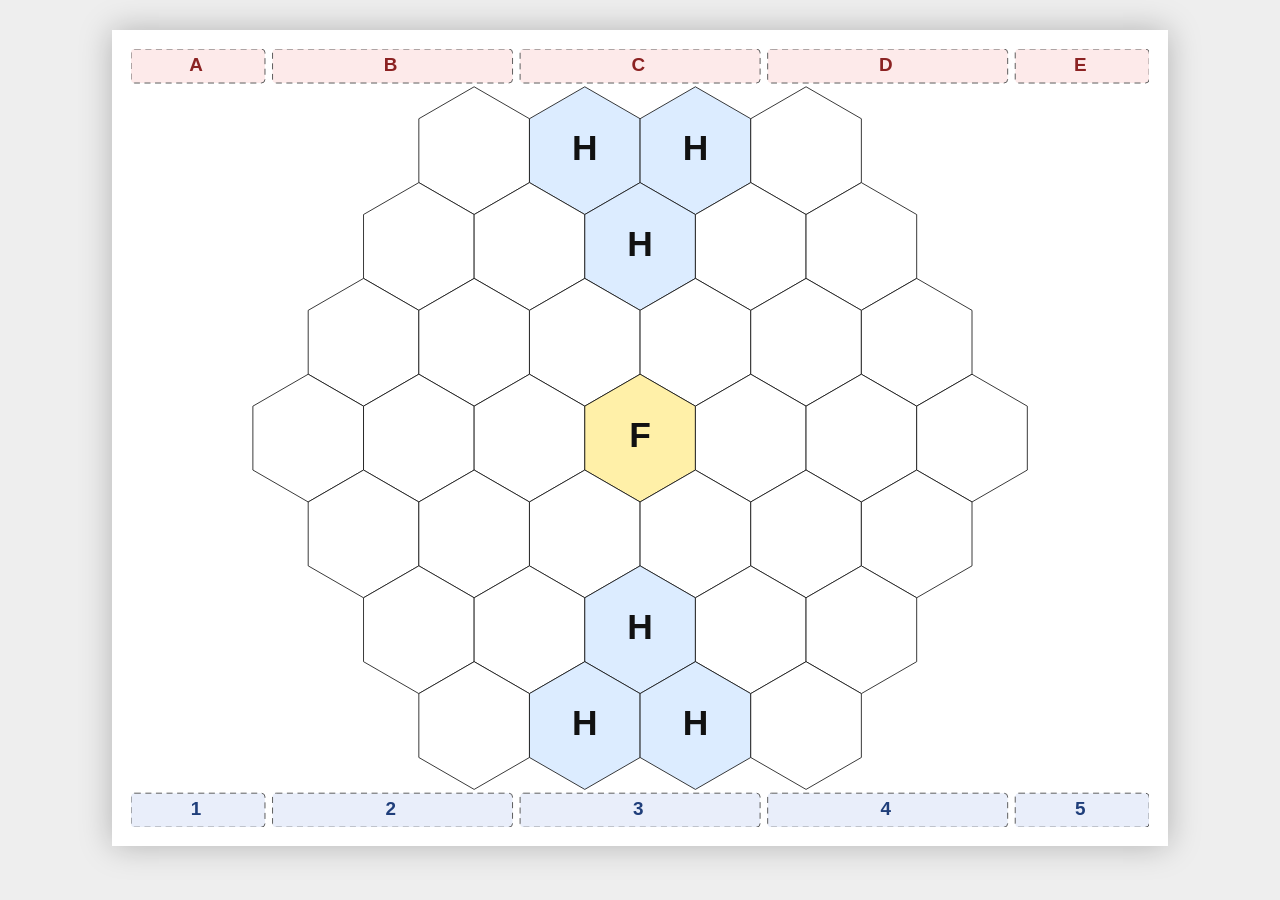
<file: board.html>
<!doctype html>
<html lang="en">
<head>
  <meta charset="utf-8">
  <title>Board</title>
  <style>
    @page {
      size: Letter landscape;
      margin: 0;
    }

    * {
      box-sizing: border-box;
    }

    body {
      margin: 0;
      background: #eee;
      font-family: Arial, Helvetica, sans-serif;
      color: #111;
    }

    .page {
      width: 279.4mm;
      height: 215.9mm;
      margin: 0 auto;
      padding: 5mm;
      background: white;
    }

    svg {
      display: block;
      width: 269.400mm;
      height: 205.900mm;
    }

    .cell polygon {
      stroke: #111;
      stroke-width: 0.22;
    }

    .empty polygon {
      fill: white;
    }

    .home polygon {
      fill: #dcecff;
    }

    .flag polygon {
      fill: #fff0a8;
    }

    text {
      font-family: Arial, Helvetica, sans-serif;
      text-anchor: middle;
      dominant-baseline: middle;
      pointer-events: none;
    }

    .cell-label {
      font-size: 9.367px;
      font-weight: 800;
      fill: #111;
    }

    .slot {
      stroke: #555;
      stroke-width: 0.25;
      stroke-dasharray: 1.6 1.2;
    }

    .slot.letters {
      fill: #fdeaea;
    }

    .slot.numbers {
      fill: #e9eefa;
    }

    .slot-label {
      font-size: 5px;
      font-weight: 800;
      letter-spacing: 1px;
    }

    .slot-label.letters {
      fill: #8b2222;
    }

    .slot-label.numbers {
      fill: #1f3e7a;
    }

    @media screen {
      .page {
        margin: 8mm auto;
        box-shadow: 0 0 8mm rgba(0, 0, 0, 0.25);
      }
    }

    @media print {
      body {
        background: white;
      }
    }
  </style>
</head>
<body>
  <section class="page">
    <svg viewBox="0 0 269.400 205.900" aria-label="Game board">
      <rect class="slot letters" x="0.000" y="0.000" width="35.450" height="9.000" rx="1" />
      <text class="slot-label letters" x="17.725" y="4.500">A</text>
      <rect class="slot letters" x="37.450" y="0.000" width="63.500" height="9.000" rx="1" />
      <text class="slot-label letters" x="69.200" y="4.500">B</text>
      <rect class="slot letters" x="102.950" y="0.000" width="63.500" height="9.000" rx="1" />
      <text class="slot-label letters" x="134.700" y="4.500">C</text>
      <rect class="slot letters" x="168.450" y="0.000" width="63.500" height="9.000" rx="1" />
      <text class="slot-label letters" x="200.200" y="4.500">D</text>
      <rect class="slot letters" x="233.950" y="0.000" width="35.450" height="9.000" rx="1" />
      <text class="slot-label letters" x="251.675" y="4.500">E</text>
      <g class="cell empty"><polygon points="90.793,10.000 105.428,18.450 105.428,35.350 90.793,43.800 76.157,35.350 76.157,18.450" /></g>
      <g class="cell home"><polygon points="120.064,10.000 134.700,18.450 134.700,35.350 120.064,43.800 105.428,35.350 105.428,18.450" /><text class="cell-label" x="120.064" y="26.900">H</text></g>
      <g class="cell home"><polygon points="149.336,10.000 163.972,18.450 163.972,35.350 149.336,43.800 134.700,35.350 134.700,18.450" /><text class="cell-label" x="149.336" y="26.900">H</text></g>
      <g class="cell empty"><polygon points="178.607,10.000 193.243,18.450 193.243,35.350 178.607,43.800 163.972,35.350 163.972,18.450" /></g>
      <g class="cell empty"><polygon points="76.157,35.350 90.793,43.800 90.793,60.700 76.157,69.150 61.521,60.700 61.521,43.800" /></g>
      <g class="cell empty"><polygon points="105.428,35.350 120.064,43.800 120.064,60.700 105.428,69.150 90.793,60.700 90.793,43.800" /></g>
      <g class="cell home"><polygon points="134.700,35.350 149.336,43.800 149.336,60.700 134.700,69.150 120.064,60.700 120.064,43.800" /><text class="cell-label" x="134.700" y="52.250">H</text></g>
      <g class="cell empty"><polygon points="163.972,35.350 178.607,43.800 178.607,60.700 163.972,69.150 149.336,60.700 149.336,43.800" /></g>
      <g class="cell empty"><polygon points="193.243,35.350 207.879,43.800 207.879,60.700 193.243,69.150 178.607,60.700 178.607,43.800" /></g>
      <g class="cell empty"><polygon points="61.521,60.700 76.157,69.150 76.157,86.050 61.521,94.500 46.885,86.050 46.885,69.150" /></g>
      <g class="cell empty"><polygon points="90.793,60.700 105.428,69.150 105.428,86.050 90.793,94.500 76.157,86.050 76.157,69.150" /></g>
      <g class="cell empty"><polygon points="120.064,60.700 134.700,69.150 134.700,86.050 120.064,94.500 105.428,86.050 105.428,69.150" /></g>
      <g class="cell empty"><polygon points="149.336,60.700 163.972,69.150 163.972,86.050 149.336,94.500 134.700,86.050 134.700,69.150" /></g>
      <g class="cell empty"><polygon points="178.607,60.700 193.243,69.150 193.243,86.050 178.607,94.500 163.972,86.050 163.972,69.150" /></g>
      <g class="cell empty"><polygon points="207.879,60.700 222.515,69.150 222.515,86.050 207.879,94.500 193.243,86.050 193.243,69.150" /></g>
      <g class="cell empty"><polygon points="46.885,86.050 61.521,94.500 61.521,111.400 46.885,119.850 32.249,111.400 32.249,94.500" /></g>
      <g class="cell empty"><polygon points="76.157,86.050 90.793,94.500 90.793,111.400 76.157,119.850 61.521,111.400 61.521,94.500" /></g>
      <g class="cell empty"><polygon points="105.428,86.050 120.064,94.500 120.064,111.400 105.428,119.850 90.793,111.400 90.793,94.500" /></g>
      <g class="cell flag"><polygon points="134.700,86.050 149.336,94.500 149.336,111.400 134.700,119.850 120.064,111.400 120.064,94.500" /><text class="cell-label" x="134.700" y="102.950">F</text></g>
      <g class="cell empty"><polygon points="163.972,86.050 178.607,94.500 178.607,111.400 163.972,119.850 149.336,111.400 149.336,94.500" /></g>
      <g class="cell empty"><polygon points="193.243,86.050 207.879,94.500 207.879,111.400 193.243,119.850 178.607,111.400 178.607,94.500" /></g>
      <g class="cell empty"><polygon points="222.515,86.050 237.151,94.500 237.151,111.400 222.515,119.850 207.879,111.400 207.879,94.500" /></g>
      <g class="cell empty"><polygon points="61.521,111.400 76.157,119.850 76.157,136.750 61.521,145.200 46.885,136.750 46.885,119.850" /></g>
      <g class="cell empty"><polygon points="90.793,111.400 105.428,119.850 105.428,136.750 90.793,145.200 76.157,136.750 76.157,119.850" /></g>
      <g class="cell empty"><polygon points="120.064,111.400 134.700,119.850 134.700,136.750 120.064,145.200 105.428,136.750 105.428,119.850" /></g>
      <g class="cell empty"><polygon points="149.336,111.400 163.972,119.850 163.972,136.750 149.336,145.200 134.700,136.750 134.700,119.850" /></g>
      <g class="cell empty"><polygon points="178.607,111.400 193.243,119.850 193.243,136.750 178.607,145.200 163.972,136.750 163.972,119.850" /></g>
      <g class="cell empty"><polygon points="207.879,111.400 222.515,119.850 222.515,136.750 207.879,145.200 193.243,136.750 193.243,119.850" /></g>
      <g class="cell empty"><polygon points="76.157,136.750 90.793,145.200 90.793,162.100 76.157,170.550 61.521,162.100 61.521,145.200" /></g>
      <g class="cell empty"><polygon points="105.428,136.750 120.064,145.200 120.064,162.100 105.428,170.550 90.793,162.100 90.793,145.200" /></g>
      <g class="cell home"><polygon points="134.700,136.750 149.336,145.200 149.336,162.100 134.700,170.550 120.064,162.100 120.064,145.200" /><text class="cell-label" x="134.700" y="153.650">H</text></g>
      <g class="cell empty"><polygon points="163.972,136.750 178.607,145.200 178.607,162.100 163.972,170.550 149.336,162.100 149.336,145.200" /></g>
      <g class="cell empty"><polygon points="193.243,136.750 207.879,145.200 207.879,162.100 193.243,170.550 178.607,162.100 178.607,145.200" /></g>
      <g class="cell empty"><polygon points="90.793,162.100 105.428,170.550 105.428,187.450 90.793,195.900 76.157,187.450 76.157,170.550" /></g>
      <g class="cell home"><polygon points="120.064,162.100 134.700,170.550 134.700,187.450 120.064,195.900 105.428,187.450 105.428,170.550" /><text class="cell-label" x="120.064" y="179.000">H</text></g>
      <g class="cell home"><polygon points="149.336,162.100 163.972,170.550 163.972,187.450 149.336,195.900 134.700,187.450 134.700,170.550" /><text class="cell-label" x="149.336" y="179.000">H</text></g>
      <g class="cell empty"><polygon points="178.607,162.100 193.243,170.550 193.243,187.450 178.607,195.900 163.972,187.450 163.972,170.550" /></g>
      <rect class="slot numbers" x="0.000" y="196.900" width="35.450" height="9.000" rx="1" />
      <text class="slot-label numbers" x="17.725" y="201.400">1</text>
      <rect class="slot numbers" x="37.450" y="196.900" width="63.500" height="9.000" rx="1" />
      <text class="slot-label numbers" x="69.200" y="201.400">2</text>
      <rect class="slot numbers" x="102.950" y="196.900" width="63.500" height="9.000" rx="1" />
      <text class="slot-label numbers" x="134.700" y="201.400">3</text>
      <rect class="slot numbers" x="168.450" y="196.900" width="63.500" height="9.000" rx="1" />
      <text class="slot-label numbers" x="200.200" y="201.400">4</text>
      <rect class="slot numbers" x="233.950" y="196.900" width="35.450" height="9.000" rx="1" />
      <text class="slot-label numbers" x="251.675" y="201.400">5</text>
    </svg>
  </section>
</body>
</html>
</file>
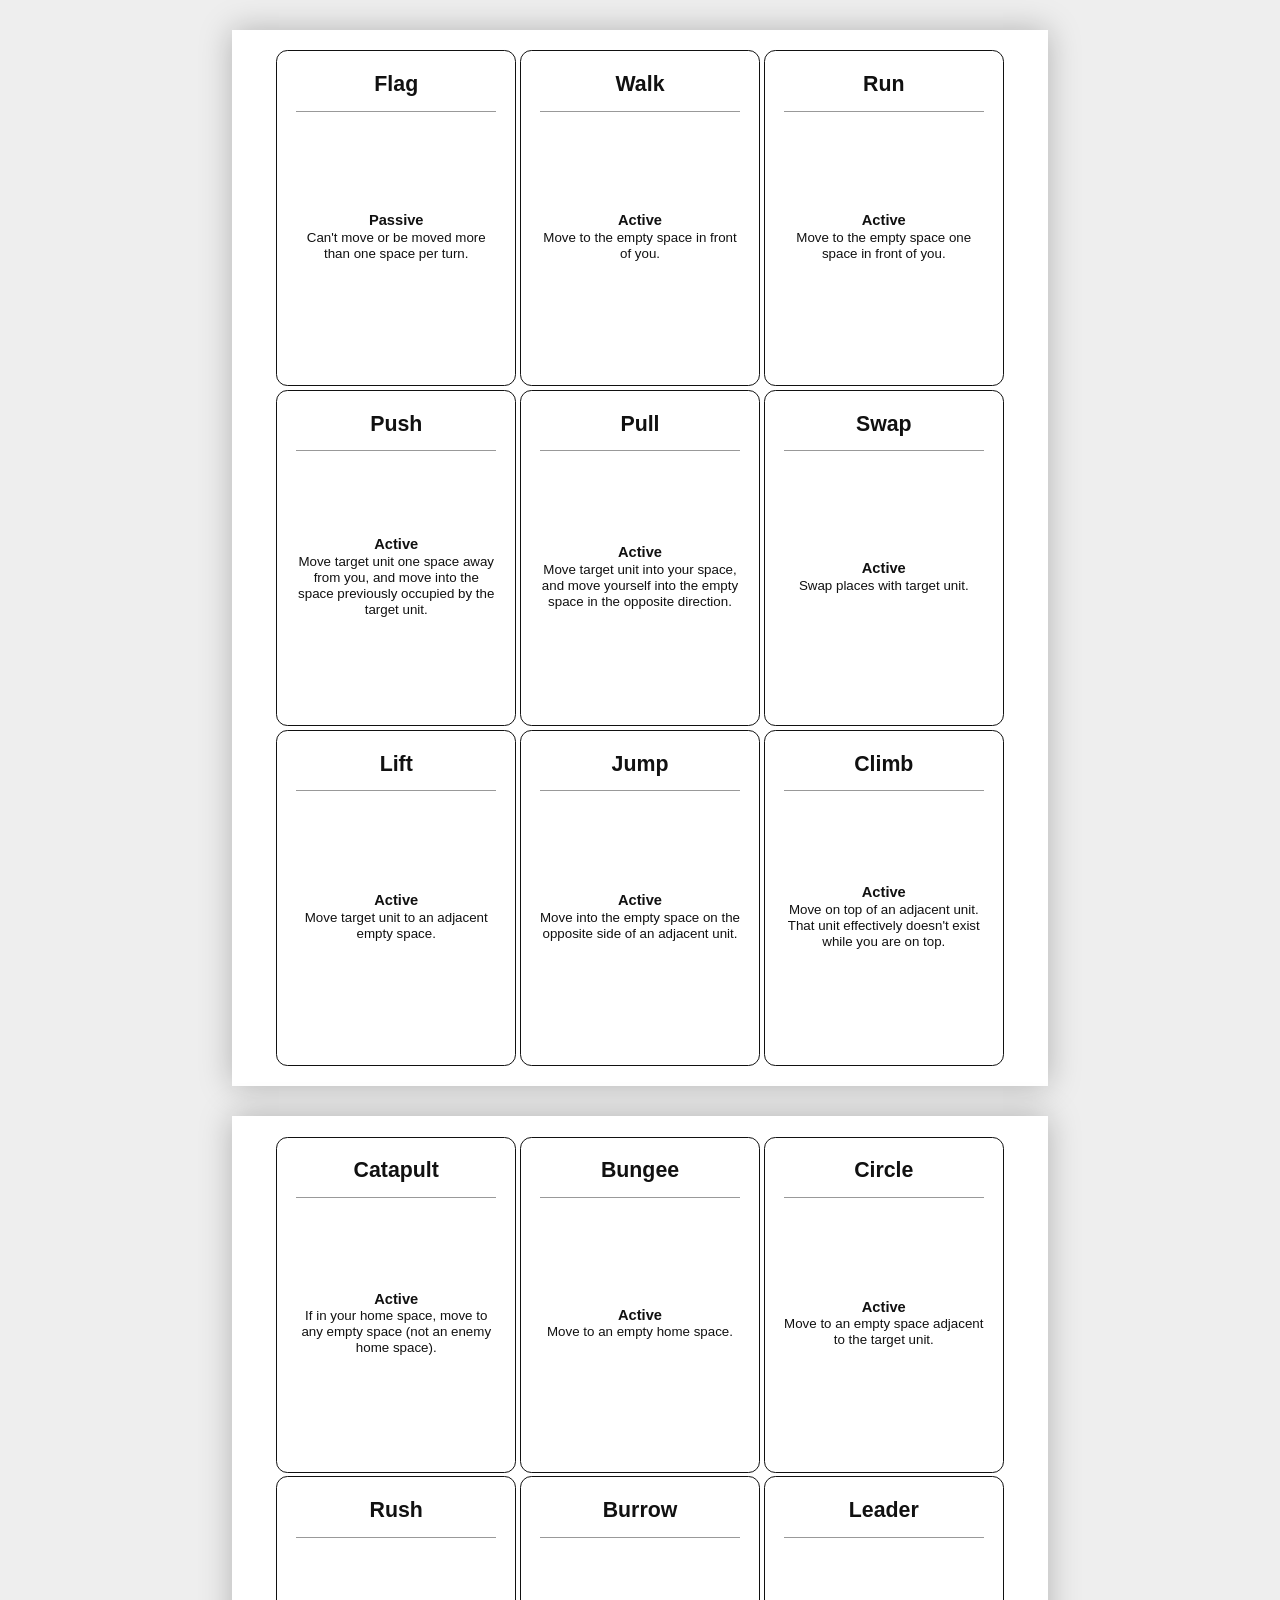
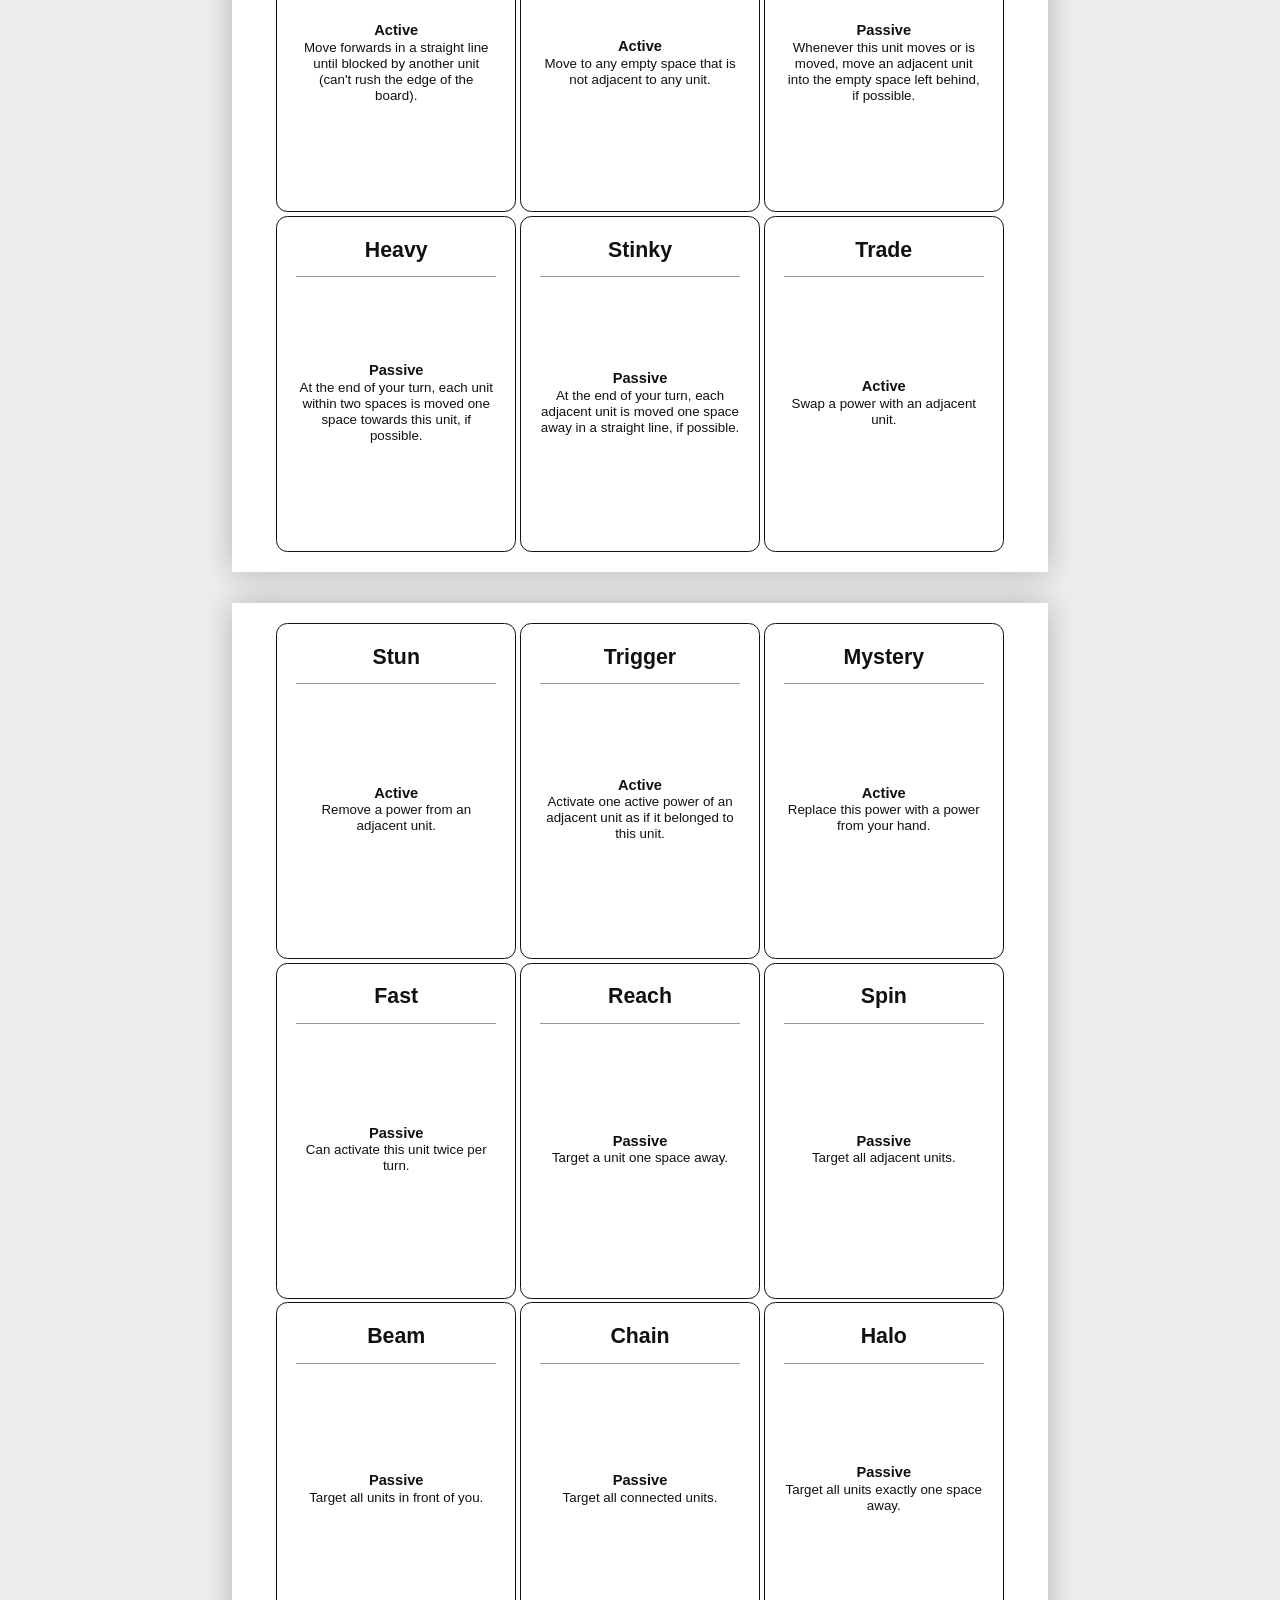
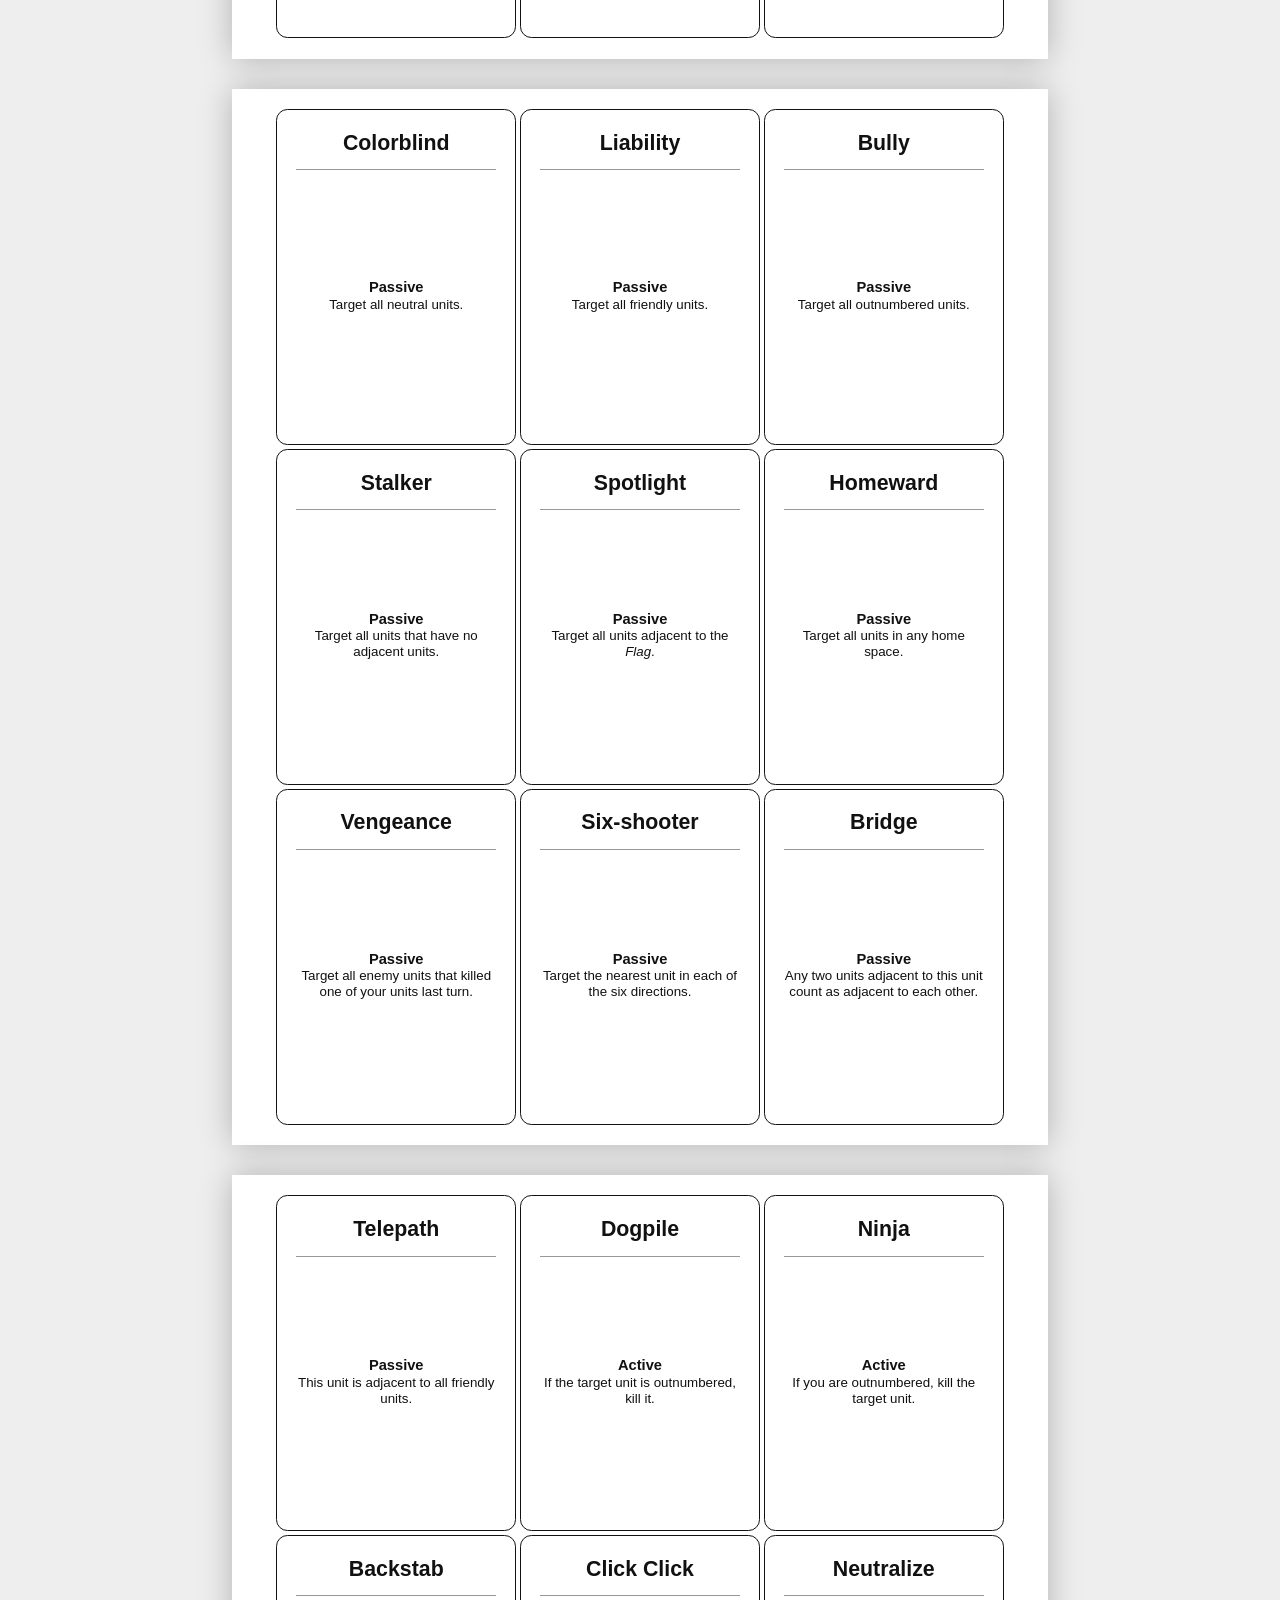
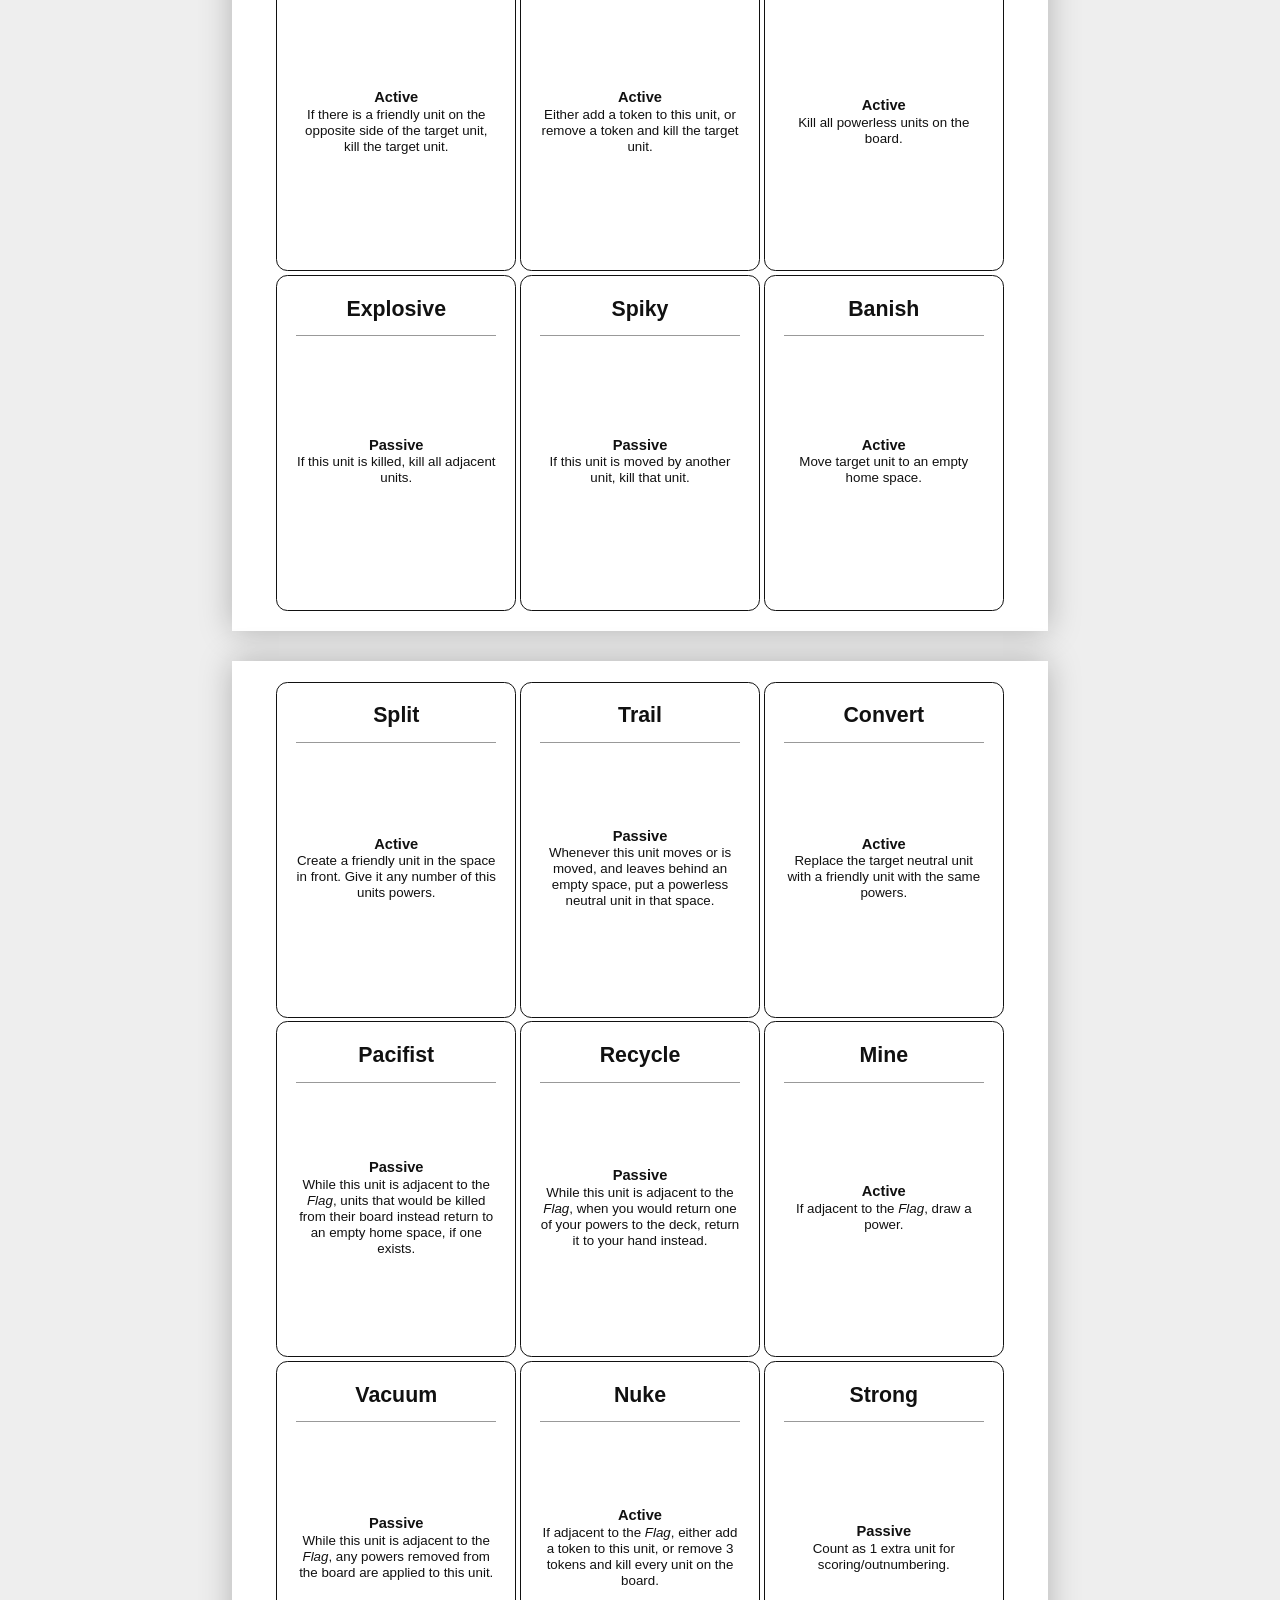
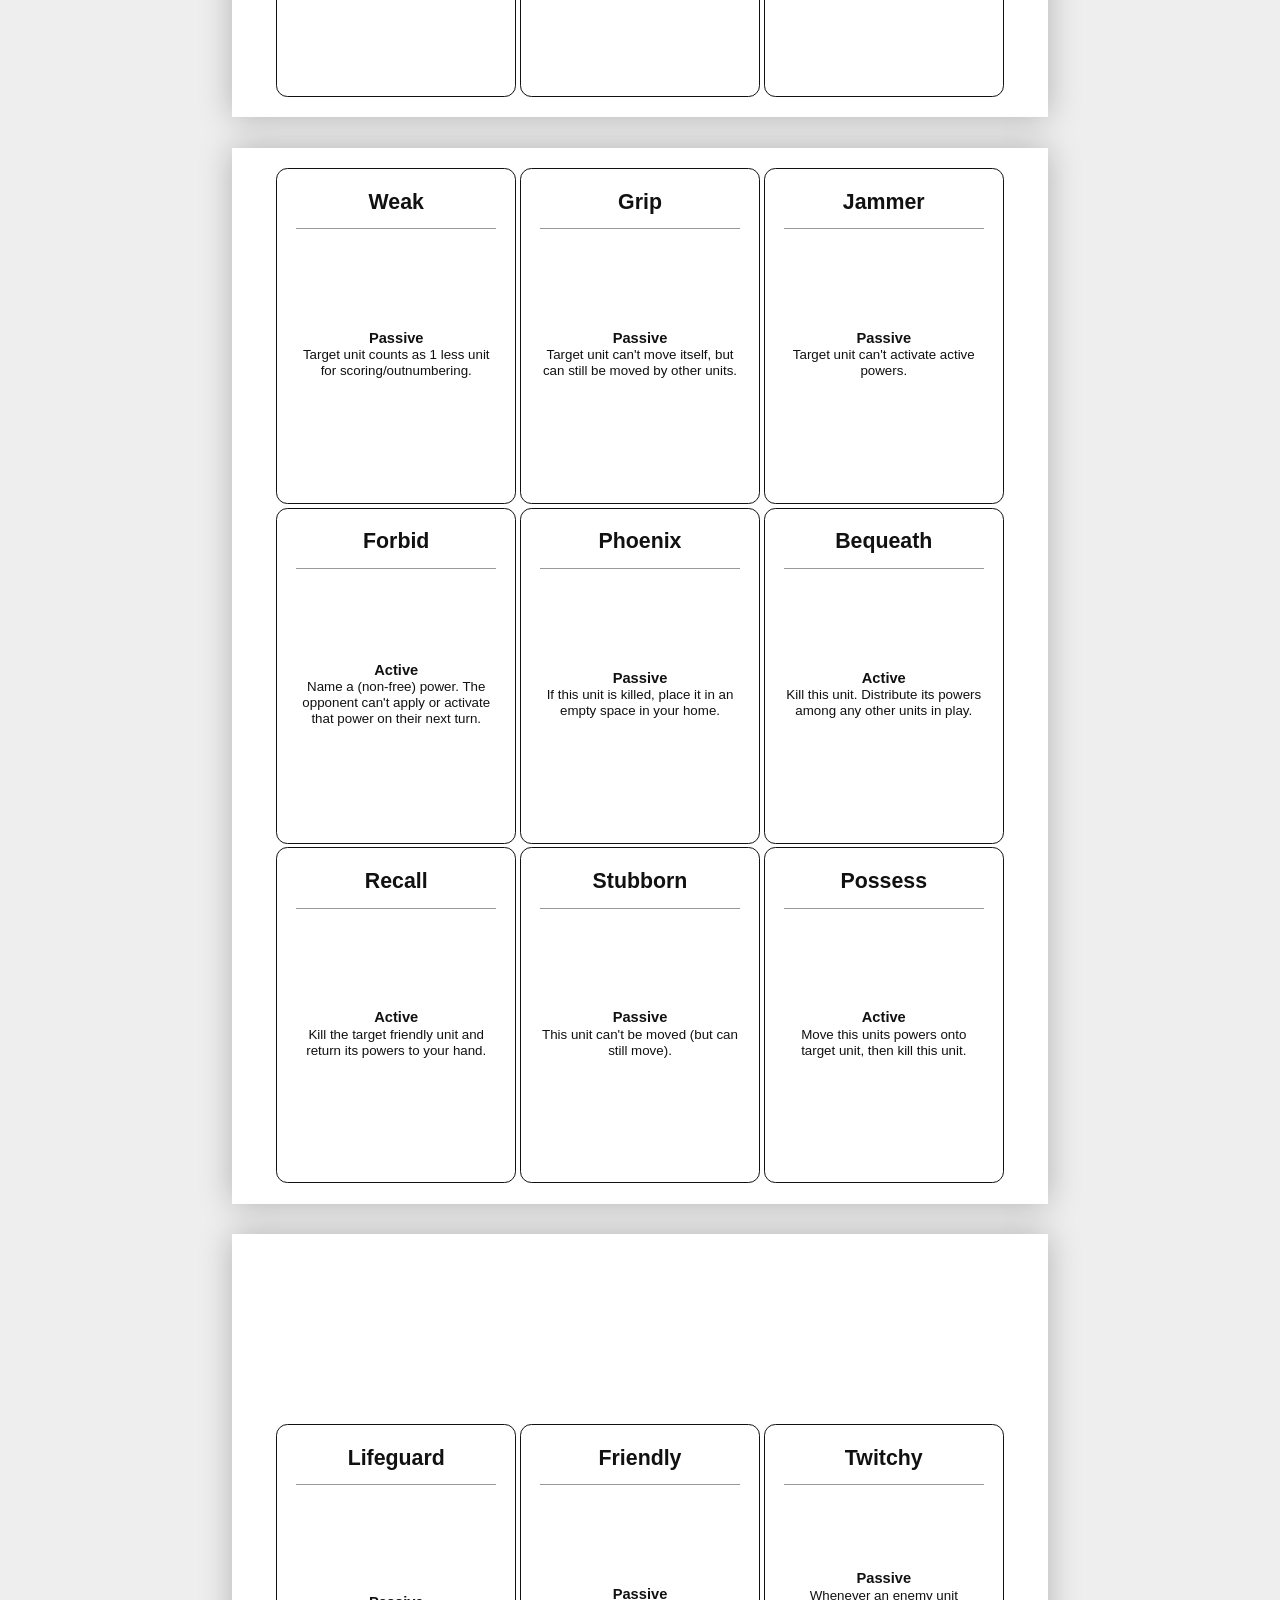
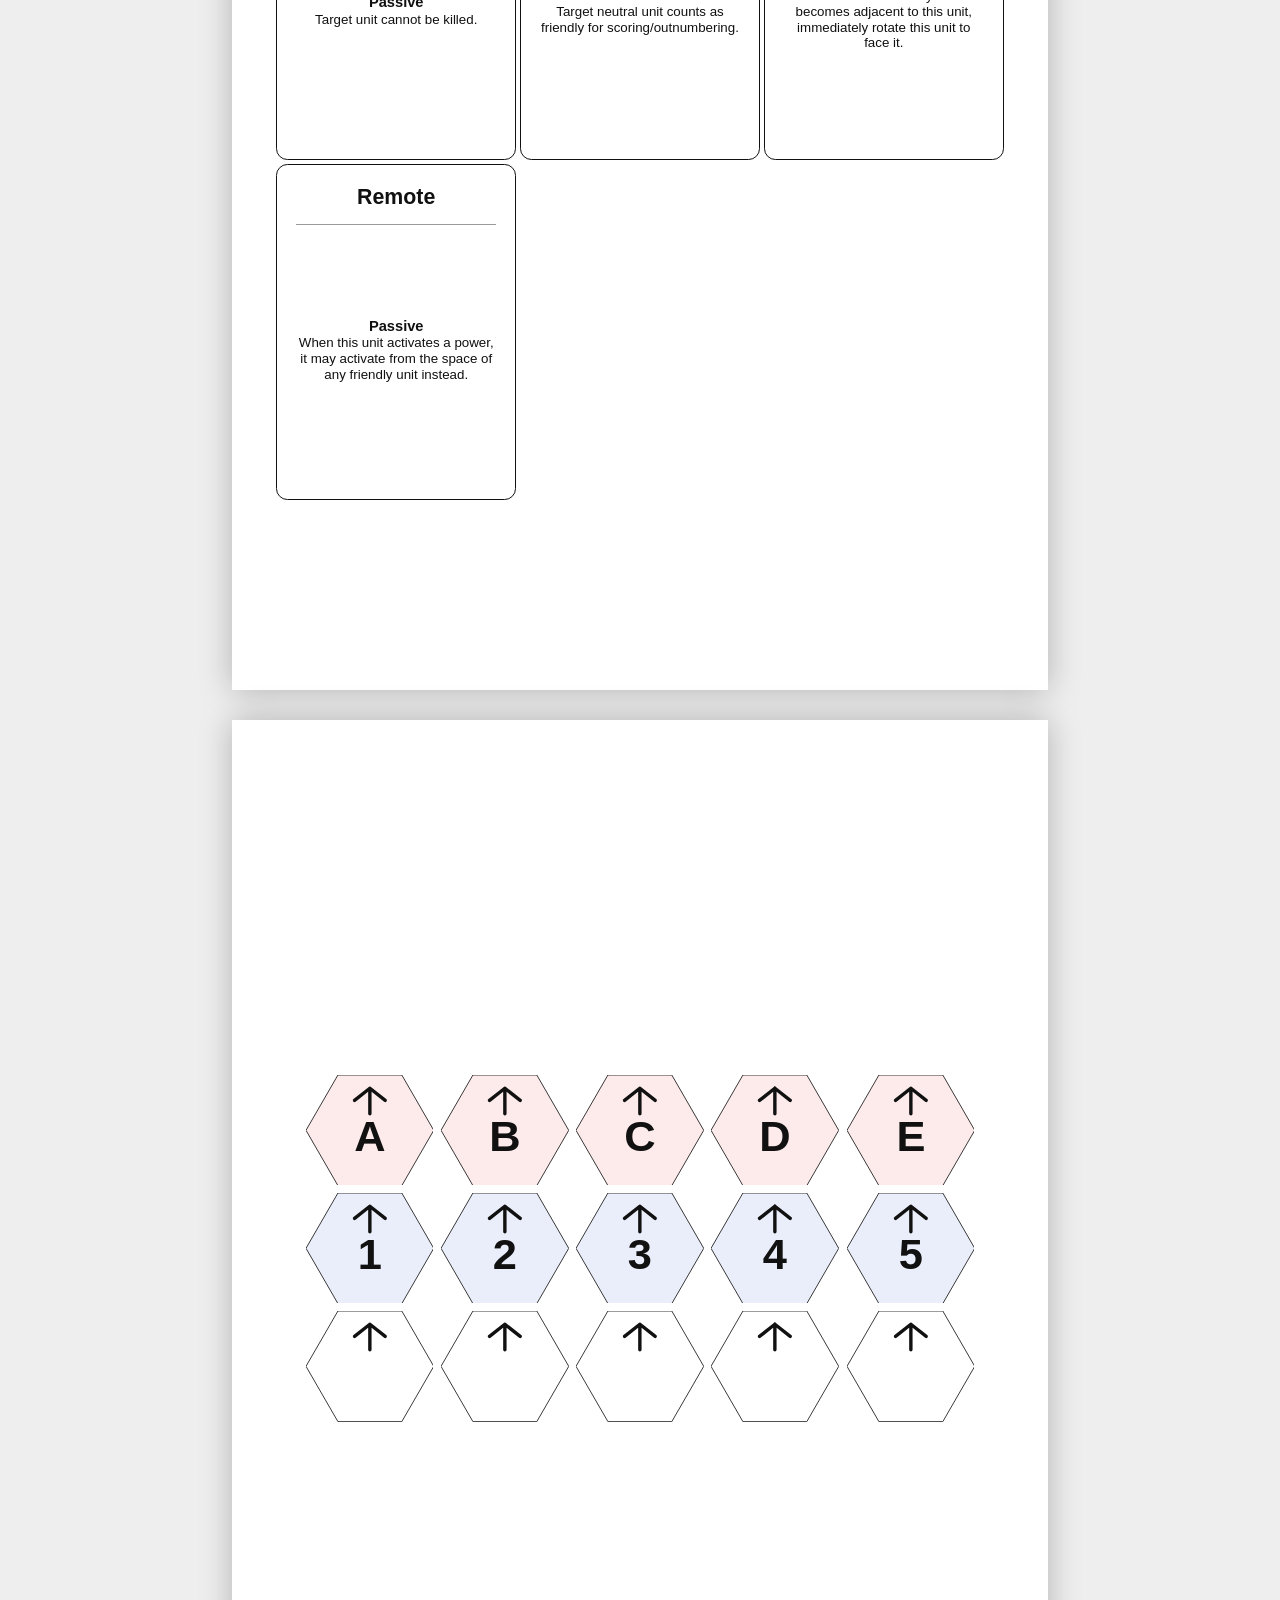
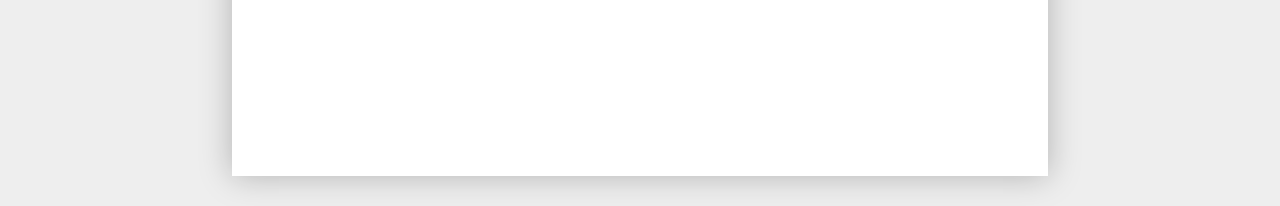
<file: cards.html>
<!doctype html>
<html lang="en">
<head>
  <meta charset="utf-8">
  <title>Power and unit cards</title>
  <style>
    @page {
      size: Letter portrait;
      margin: 0;
    }

    * {
      box-sizing: border-box;
    }

    body {
      margin: 0;
      background: #eee;
      font-family: Arial, Helvetica, sans-serif;
      color: #111;
    }

    .page {
      width: 215.9mm;
      height: 279.4mm;
      padding: 5mm;
      margin: 0 auto;
      background: white;
      display: grid;
      grid-template-columns: repeat(3, 63.5mm);
      grid-auto-rows: 88.9mm;
      gap: 1.0mm;
      justify-content: center;
      align-content: center;
      break-after: page;
      page-break-after: always;
    }

    .page:last-child {
      break-after: auto;
      page-break-after: auto;
    }

    .card {
      width: 63.5mm;
      height: 88.9mm;
      border: 0.25mm solid #111;
      border-radius: 3mm;
      padding: 6mm 5mm;
      display: flex;
      flex-direction: column;
      background: white;
      overflow: hidden;
    }

    .card-name {
      text-align: center;
      font-size: 16pt;
      font-weight: 800;
      line-height: 1;
      padding-bottom: 4mm;
      border-bottom: 0.2mm solid #999;
    }

    .card-text {
      flex: 1;
      display: flex;
      align-items: center;
      justify-content: center;
      text-align: center;
      font-size: 10pt;
      line-height: 1.2;
      overflow: hidden;
      hyphens: auto;
    }

    .card-text strong {
      font-size: 11pt;
    }

    .mixed-page {
      display: flex;
      flex-direction: column;
      align-items: center;
      justify-content: center;
      gap: 12mm;
    }

    .mixed-card-grid {
      display: grid;
      grid-template-columns: repeat(3, 63.5mm);
      grid-auto-rows: 88.9mm;
      gap: 1.0mm;
      justify-content: center;
    }

    .unit-page {
      grid-template-columns: repeat(5, 33.800mm);
      grid-auto-rows: 29.272mm;
      gap: 2mm;
    }

    .unit-grid {
      display: grid;
      grid-template-columns: repeat(5, 33.800mm);
      grid-auto-rows: 29.272mm;
      gap: 2mm;
      justify-content: center;
    }

    .unit {
      width: 33.800mm;
      height: 29.272mm;
    }

    svg {
      display: block;
      width: 100%;
      height: 100%;
    }

    .cut-line {
      stroke: #111;
      stroke-width: 0.22;
    }

    .cut-line.blank {
      fill: white;
    }

    .cut-line.letters {
      fill: #fdeaea;
    }

    .cut-line.numbers {
      fill: #e9eefa;
    }

    .arrow {
      fill: none;
      stroke: #111;
      stroke-width: 0.9;
      stroke-linecap: round;
      stroke-linejoin: round;
    }

    .unit-label {
      font-size: 11.492px;
      font-weight: 800;
      font-family: Arial, Helvetica, sans-serif;
      text-anchor: middle;
      dominant-baseline: middle;
      fill: #111;
    }

    @media screen {
      .page {
        margin: 8mm auto;
        box-shadow: 0 0 8mm rgba(0, 0, 0, 0.25);
      }
    }

    @media print {
      body {
        background: white;
      }
    }
  </style>
</head>
<body>
  <section class="page">
      <div class="card">
        <div class="card-name">Flag</div>
        <div class="card-text"><span><strong>Passive</strong><br><span>Can&#x27;t move or be moved more than one space per turn.</span></span></div>
      </div>
      <div class="card">
        <div class="card-name">Walk</div>
        <div class="card-text"><span><strong>Active</strong><br><span>Move to the empty space in front of you.</span></span></div>
      </div>
      <div class="card">
        <div class="card-name">Run</div>
        <div class="card-text"><span><strong>Active</strong><br><span>Move to the empty space one space in front of you.</span></span></div>
      </div>
      <div class="card">
        <div class="card-name">Push</div>
        <div class="card-text"><span><strong>Active</strong><br><span>Move target unit one space away from you, and move into the space previously occupied by the target unit.</span></span></div>
      </div>
      <div class="card">
        <div class="card-name">Pull</div>
        <div class="card-text"><span><strong>Active</strong><br><span>Move target unit into your space, and move yourself into the empty space in the opposite direction.</span></span></div>
      </div>
      <div class="card">
        <div class="card-name">Swap</div>
        <div class="card-text"><span><strong>Active</strong><br><span>Swap places with target unit.</span></span></div>
      </div>
      <div class="card">
        <div class="card-name">Lift</div>
        <div class="card-text"><span><strong>Active</strong><br><span>Move target unit to an adjacent empty space.</span></span></div>
      </div>
      <div class="card">
        <div class="card-name">Jump</div>
        <div class="card-text"><span><strong>Active</strong><br><span>Move into the empty space on the opposite side of an adjacent unit.</span></span></div>
      </div>
      <div class="card">
        <div class="card-name">Climb</div>
        <div class="card-text"><span><strong>Active</strong><br><span>Move on top of an adjacent unit. That unit effectively doesn&#x27;t exist while you are on top.</span></span></div>
      </div>
  </section>
  <section class="page">
      <div class="card">
        <div class="card-name">Catapult</div>
        <div class="card-text"><span><strong>Active</strong><br><span>If in your home space, move to any empty space (not an enemy home space).</span></span></div>
      </div>
      <div class="card">
        <div class="card-name">Bungee</div>
        <div class="card-text"><span><strong>Active</strong><br><span>Move to an empty home space.</span></span></div>
      </div>
      <div class="card">
        <div class="card-name">Circle</div>
        <div class="card-text"><span><strong>Active</strong><br><span>Move to an empty space adjacent to the target unit.</span></span></div>
      </div>
      <div class="card">
        <div class="card-name">Rush</div>
        <div class="card-text"><span><strong>Active</strong><br><span>Move forwards in a straight line until blocked by another unit (can&#x27;t rush the edge of the board).</span></span></div>
      </div>
      <div class="card">
        <div class="card-name">Burrow</div>
        <div class="card-text"><span><strong>Active</strong><br><span>Move to any empty space that is not adjacent to any unit.</span></span></div>
      </div>
      <div class="card">
        <div class="card-name">Leader</div>
        <div class="card-text"><span><strong>Passive</strong><br><span>Whenever this unit moves or is moved, move an adjacent unit into the empty space left behind, if possible.</span></span></div>
      </div>
      <div class="card">
        <div class="card-name">Heavy</div>
        <div class="card-text"><span><strong>Passive</strong><br><span>At the end of your turn, each unit within two spaces is moved one space towards this unit, if possible.</span></span></div>
      </div>
      <div class="card">
        <div class="card-name">Stinky</div>
        <div class="card-text"><span><strong>Passive</strong><br><span>At the end of your turn, each adjacent unit is moved one space away in a straight line, if possible.</span></span></div>
      </div>
      <div class="card">
        <div class="card-name">Trade</div>
        <div class="card-text"><span><strong>Active</strong><br><span>Swap a power with an adjacent unit.</span></span></div>
      </div>
  </section>
  <section class="page">
      <div class="card">
        <div class="card-name">Stun</div>
        <div class="card-text"><span><strong>Active</strong><br><span>Remove a power from an adjacent unit.</span></span></div>
      </div>
      <div class="card">
        <div class="card-name">Trigger</div>
        <div class="card-text"><span><strong>Active</strong><br><span>Activate one active power of an adjacent unit as if it belonged to this unit.</span></span></div>
      </div>
      <div class="card">
        <div class="card-name">Mystery</div>
        <div class="card-text"><span><strong>Active</strong><br><span>Replace this power with a power from your hand.</span></span></div>
      </div>
      <div class="card">
        <div class="card-name">Fast</div>
        <div class="card-text"><span><strong>Passive</strong><br><span>Can activate this unit twice per turn.</span></span></div>
      </div>
      <div class="card">
        <div class="card-name">Reach</div>
        <div class="card-text"><span><strong>Passive</strong><br><span>Target a unit one space away.</span></span></div>
      </div>
      <div class="card">
        <div class="card-name">Spin</div>
        <div class="card-text"><span><strong>Passive</strong><br><span>Target all adjacent units.</span></span></div>
      </div>
      <div class="card">
        <div class="card-name">Beam</div>
        <div class="card-text"><span><strong>Passive</strong><br><span>Target all units in front of you.</span></span></div>
      </div>
      <div class="card">
        <div class="card-name">Chain</div>
        <div class="card-text"><span><strong>Passive</strong><br><span>Target all connected units.</span></span></div>
      </div>
      <div class="card">
        <div class="card-name">Halo</div>
        <div class="card-text"><span><strong>Passive</strong><br><span>Target all units exactly one space away.</span></span></div>
      </div>
  </section>
  <section class="page">
      <div class="card">
        <div class="card-name">Colorblind</div>
        <div class="card-text"><span><strong>Passive</strong><br><span>Target all neutral units.</span></span></div>
      </div>
      <div class="card">
        <div class="card-name">Liability</div>
        <div class="card-text"><span><strong>Passive</strong><br><span>Target all friendly units.</span></span></div>
      </div>
      <div class="card">
        <div class="card-name">Bully</div>
        <div class="card-text"><span><strong>Passive</strong><br><span>Target all outnumbered units.</span></span></div>
      </div>
      <div class="card">
        <div class="card-name">Stalker</div>
        <div class="card-text"><span><strong>Passive</strong><br><span>Target all units that have no adjacent units.</span></span></div>
      </div>
      <div class="card">
        <div class="card-name">Spotlight</div>
        <div class="card-text"><span><strong>Passive</strong><br><span>Target all units adjacent to the <em>Flag</em>.</span></span></div>
      </div>
      <div class="card">
        <div class="card-name">Homeward</div>
        <div class="card-text"><span><strong>Passive</strong><br><span>Target all units in any home space.</span></span></div>
      </div>
      <div class="card">
        <div class="card-name">Vengeance</div>
        <div class="card-text"><span><strong>Passive</strong><br><span>Target all enemy units that killed one of your units last turn.</span></span></div>
      </div>
      <div class="card">
        <div class="card-name">Six-shooter</div>
        <div class="card-text"><span><strong>Passive</strong><br><span>Target the nearest unit in each of the six directions.</span></span></div>
      </div>
      <div class="card">
        <div class="card-name">Bridge</div>
        <div class="card-text"><span><strong>Passive</strong><br><span>Any two units adjacent to this unit count as adjacent to each other.</span></span></div>
      </div>
  </section>
  <section class="page">
      <div class="card">
        <div class="card-name">Telepath</div>
        <div class="card-text"><span><strong>Passive</strong><br><span>This unit is adjacent to all friendly units.</span></span></div>
      </div>
      <div class="card">
        <div class="card-name">Dogpile</div>
        <div class="card-text"><span><strong>Active</strong><br><span>If the target unit is outnumbered, kill it.</span></span></div>
      </div>
      <div class="card">
        <div class="card-name">Ninja</div>
        <div class="card-text"><span><strong>Active</strong><br><span>If you are outnumbered, kill the target unit.</span></span></div>
      </div>
      <div class="card">
        <div class="card-name">Backstab</div>
        <div class="card-text"><span><strong>Active</strong><br><span>If there is a friendly unit on the opposite side of the target unit, kill the target unit.</span></span></div>
      </div>
      <div class="card">
        <div class="card-name">Click Click</div>
        <div class="card-text"><span><strong>Active</strong><br><span>Either add a token to this unit, or remove a token and kill the target unit.</span></span></div>
      </div>
      <div class="card">
        <div class="card-name">Neutralize</div>
        <div class="card-text"><span><strong>Active</strong><br><span>Kill all powerless units on the board.</span></span></div>
      </div>
      <div class="card">
        <div class="card-name">Explosive</div>
        <div class="card-text"><span><strong>Passive</strong><br><span>If this unit is killed, kill all adjacent units.</span></span></div>
      </div>
      <div class="card">
        <div class="card-name">Spiky</div>
        <div class="card-text"><span><strong>Passive</strong><br><span>If this unit is moved by another unit, kill that unit.</span></span></div>
      </div>
      <div class="card">
        <div class="card-name">Banish</div>
        <div class="card-text"><span><strong>Active</strong><br><span>Move target unit to an empty home space.</span></span></div>
      </div>
  </section>
  <section class="page">
      <div class="card">
        <div class="card-name">Split</div>
        <div class="card-text"><span><strong>Active</strong><br><span>Create a friendly unit in the space in front. Give it any number of this units powers.</span></span></div>
      </div>
      <div class="card">
        <div class="card-name">Trail</div>
        <div class="card-text"><span><strong>Passive</strong><br><span>Whenever this unit moves or is moved, and leaves behind an empty space, put a powerless neutral unit in that space.</span></span></div>
      </div>
      <div class="card">
        <div class="card-name">Convert</div>
        <div class="card-text"><span><strong>Active</strong><br><span>Replace the target neutral unit with a friendly unit with the same powers.</span></span></div>
      </div>
      <div class="card">
        <div class="card-name">Pacifist</div>
        <div class="card-text"><span><strong>Passive</strong><br><span>While this unit is adjacent to the <em>Flag</em>, units that would be killed from their board instead return to an empty home space, if one exists.</span></span></div>
      </div>
      <div class="card">
        <div class="card-name">Recycle</div>
        <div class="card-text"><span><strong>Passive</strong><br><span>While this unit is adjacent to the <em>Flag</em>, when you would return one of your powers to the deck, return it to your hand instead.</span></span></div>
      </div>
      <div class="card">
        <div class="card-name">Mine</div>
        <div class="card-text"><span><strong>Active</strong><br><span>If adjacent to the <em>Flag</em>, draw a power.</span></span></div>
      </div>
      <div class="card">
        <div class="card-name">Vacuum</div>
        <div class="card-text"><span><strong>Passive</strong><br><span>While this unit is adjacent to the <em>Flag</em>, any powers removed from the board are applied to this unit.</span></span></div>
      </div>
      <div class="card">
        <div class="card-name">Nuke</div>
        <div class="card-text"><span><strong>Active</strong><br><span>If adjacent to the <em>Flag</em>, either add a token to this unit, or remove 3 tokens and kill every unit on the board.</span></span></div>
      </div>
      <div class="card">
        <div class="card-name">Strong</div>
        <div class="card-text"><span><strong>Passive</strong><br><span>Count as 1 extra unit for scoring/outnumbering.</span></span></div>
      </div>
  </section>
  <section class="page">
      <div class="card">
        <div class="card-name">Weak</div>
        <div class="card-text"><span><strong>Passive</strong><br><span>Target unit counts as 1 less unit for scoring/outnumbering.</span></span></div>
      </div>
      <div class="card">
        <div class="card-name">Grip</div>
        <div class="card-text"><span><strong>Passive</strong><br><span>Target unit can&#x27;t move itself, but can still be moved by other units.</span></span></div>
      </div>
      <div class="card">
        <div class="card-name">Jammer</div>
        <div class="card-text"><span><strong>Passive</strong><br><span>Target unit can&#x27;t activate active powers.</span></span></div>
      </div>
      <div class="card">
        <div class="card-name">Forbid</div>
        <div class="card-text"><span><strong>Active</strong><br><span>Name a (non-free) power. The opponent can&#x27;t apply or activate that power on their next turn.</span></span></div>
      </div>
      <div class="card">
        <div class="card-name">Phoenix</div>
        <div class="card-text"><span><strong>Passive</strong><br><span>If this unit is killed, place it in an empty space in your home.</span></span></div>
      </div>
      <div class="card">
        <div class="card-name">Bequeath</div>
        <div class="card-text"><span><strong>Active</strong><br><span>Kill this unit. Distribute its powers among any other units in play.</span></span></div>
      </div>
      <div class="card">
        <div class="card-name">Recall</div>
        <div class="card-text"><span><strong>Active</strong><br><span>Kill the target friendly unit and return its powers to your hand.</span></span></div>
      </div>
      <div class="card">
        <div class="card-name">Stubborn</div>
        <div class="card-text"><span><strong>Passive</strong><br><span>This unit can&#x27;t be moved (but can still move).</span></span></div>
      </div>
      <div class="card">
        <div class="card-name">Possess</div>
        <div class="card-text"><span><strong>Active</strong><br><span>Move this units powers onto target unit, then kill this unit.</span></span></div>
      </div>
  </section>
  <section class="page">
      <div class="card">
        <div class="card-name">Lifeguard</div>
        <div class="card-text"><span><strong>Passive</strong><br><span>Target unit cannot be killed.</span></span></div>
      </div>
      <div class="card">
        <div class="card-name">Friendly</div>
        <div class="card-text"><span><strong>Passive</strong><br><span>Target neutral unit counts as friendly for scoring/outnumbering.</span></span></div>
      </div>
      <div class="card">
        <div class="card-name">Twitchy</div>
        <div class="card-text"><span><strong>Passive</strong><br><span>Whenever an enemy unit becomes adjacent to this unit, immediately rotate this unit to face it.</span></span></div>
      </div>
      <div class="card">
        <div class="card-name">Remote</div>
        <div class="card-text"><span><strong>Passive</strong><br><span>When this unit activates a power, it may activate from the space of any friendly unit instead.</span></span></div>
      </div>
  </section>
  <section class="page unit-page">
      <div class="unit">
        <svg viewBox="0 0 33.800 29.272" aria-hidden="true">
          <polygon class="cut-line letters" points="8.450,0.000 25.350,0.000 33.800,14.636 25.350,29.272 8.450,29.272 0.000,14.636" />
          <path class="arrow" d="M 16.900 10.245 V 3.513 M 12.844 6.732 L 16.900 3.513 L 20.956 6.732" />
          <text class="unit-label" x="16.900" y="16.978">A</text>
        </svg>
      </div>
      <div class="unit">
        <svg viewBox="0 0 33.800 29.272" aria-hidden="true">
          <polygon class="cut-line letters" points="8.450,0.000 25.350,0.000 33.800,14.636 25.350,29.272 8.450,29.272 0.000,14.636" />
          <path class="arrow" d="M 16.900 10.245 V 3.513 M 12.844 6.732 L 16.900 3.513 L 20.956 6.732" />
          <text class="unit-label" x="16.900" y="16.978">B</text>
        </svg>
      </div>
      <div class="unit">
        <svg viewBox="0 0 33.800 29.272" aria-hidden="true">
          <polygon class="cut-line letters" points="8.450,0.000 25.350,0.000 33.800,14.636 25.350,29.272 8.450,29.272 0.000,14.636" />
          <path class="arrow" d="M 16.900 10.245 V 3.513 M 12.844 6.732 L 16.900 3.513 L 20.956 6.732" />
          <text class="unit-label" x="16.900" y="16.978">C</text>
        </svg>
      </div>
      <div class="unit">
        <svg viewBox="0 0 33.800 29.272" aria-hidden="true">
          <polygon class="cut-line letters" points="8.450,0.000 25.350,0.000 33.800,14.636 25.350,29.272 8.450,29.272 0.000,14.636" />
          <path class="arrow" d="M 16.900 10.245 V 3.513 M 12.844 6.732 L 16.900 3.513 L 20.956 6.732" />
          <text class="unit-label" x="16.900" y="16.978">D</text>
        </svg>
      </div>
      <div class="unit">
        <svg viewBox="0 0 33.800 29.272" aria-hidden="true">
          <polygon class="cut-line letters" points="8.450,0.000 25.350,0.000 33.800,14.636 25.350,29.272 8.450,29.272 0.000,14.636" />
          <path class="arrow" d="M 16.900 10.245 V 3.513 M 12.844 6.732 L 16.900 3.513 L 20.956 6.732" />
          <text class="unit-label" x="16.900" y="16.978">E</text>
        </svg>
      </div>
      <div class="unit">
        <svg viewBox="0 0 33.800 29.272" aria-hidden="true">
          <polygon class="cut-line numbers" points="8.450,0.000 25.350,0.000 33.800,14.636 25.350,29.272 8.450,29.272 0.000,14.636" />
          <path class="arrow" d="M 16.900 10.245 V 3.513 M 12.844 6.732 L 16.900 3.513 L 20.956 6.732" />
          <text class="unit-label" x="16.900" y="16.978">1</text>
        </svg>
      </div>
      <div class="unit">
        <svg viewBox="0 0 33.800 29.272" aria-hidden="true">
          <polygon class="cut-line numbers" points="8.450,0.000 25.350,0.000 33.800,14.636 25.350,29.272 8.450,29.272 0.000,14.636" />
          <path class="arrow" d="M 16.900 10.245 V 3.513 M 12.844 6.732 L 16.900 3.513 L 20.956 6.732" />
          <text class="unit-label" x="16.900" y="16.978">2</text>
        </svg>
      </div>
      <div class="unit">
        <svg viewBox="0 0 33.800 29.272" aria-hidden="true">
          <polygon class="cut-line numbers" points="8.450,0.000 25.350,0.000 33.800,14.636 25.350,29.272 8.450,29.272 0.000,14.636" />
          <path class="arrow" d="M 16.900 10.245 V 3.513 M 12.844 6.732 L 16.900 3.513 L 20.956 6.732" />
          <text class="unit-label" x="16.900" y="16.978">3</text>
        </svg>
      </div>
      <div class="unit">
        <svg viewBox="0 0 33.800 29.272" aria-hidden="true">
          <polygon class="cut-line numbers" points="8.450,0.000 25.350,0.000 33.800,14.636 25.350,29.272 8.450,29.272 0.000,14.636" />
          <path class="arrow" d="M 16.900 10.245 V 3.513 M 12.844 6.732 L 16.900 3.513 L 20.956 6.732" />
          <text class="unit-label" x="16.900" y="16.978">4</text>
        </svg>
      </div>
      <div class="unit">
        <svg viewBox="0 0 33.800 29.272" aria-hidden="true">
          <polygon class="cut-line numbers" points="8.450,0.000 25.350,0.000 33.800,14.636 25.350,29.272 8.450,29.272 0.000,14.636" />
          <path class="arrow" d="M 16.900 10.245 V 3.513 M 12.844 6.732 L 16.900 3.513 L 20.956 6.732" />
          <text class="unit-label" x="16.900" y="16.978">5</text>
        </svg>
      </div>
      <div class="unit">
        <svg viewBox="0 0 33.800 29.272" aria-hidden="true">
          <polygon class="cut-line blank" points="8.450,0.000 25.350,0.000 33.800,14.636 25.350,29.272 8.450,29.272 0.000,14.636" />
          <path class="arrow" d="M 16.900 10.245 V 3.513 M 12.844 6.732 L 16.900 3.513 L 20.956 6.732" />
          
        </svg>
      </div>
      <div class="unit">
        <svg viewBox="0 0 33.800 29.272" aria-hidden="true">
          <polygon class="cut-line blank" points="8.450,0.000 25.350,0.000 33.800,14.636 25.350,29.272 8.450,29.272 0.000,14.636" />
          <path class="arrow" d="M 16.900 10.245 V 3.513 M 12.844 6.732 L 16.900 3.513 L 20.956 6.732" />
          
        </svg>
      </div>
      <div class="unit">
        <svg viewBox="0 0 33.800 29.272" aria-hidden="true">
          <polygon class="cut-line blank" points="8.450,0.000 25.350,0.000 33.800,14.636 25.350,29.272 8.450,29.272 0.000,14.636" />
          <path class="arrow" d="M 16.900 10.245 V 3.513 M 12.844 6.732 L 16.900 3.513 L 20.956 6.732" />
          
        </svg>
      </div>
      <div class="unit">
        <svg viewBox="0 0 33.800 29.272" aria-hidden="true">
          <polygon class="cut-line blank" points="8.450,0.000 25.350,0.000 33.800,14.636 25.350,29.272 8.450,29.272 0.000,14.636" />
          <path class="arrow" d="M 16.900 10.245 V 3.513 M 12.844 6.732 L 16.900 3.513 L 20.956 6.732" />
          
        </svg>
      </div>
      <div class="unit">
        <svg viewBox="0 0 33.800 29.272" aria-hidden="true">
          <polygon class="cut-line blank" points="8.450,0.000 25.350,0.000 33.800,14.636 25.350,29.272 8.450,29.272 0.000,14.636" />
          <path class="arrow" d="M 16.900 10.245 V 3.513 M 12.844 6.732 L 16.900 3.513 L 20.956 6.732" />
          
        </svg>
      </div>
  </section>
</body>
</html>
</file>
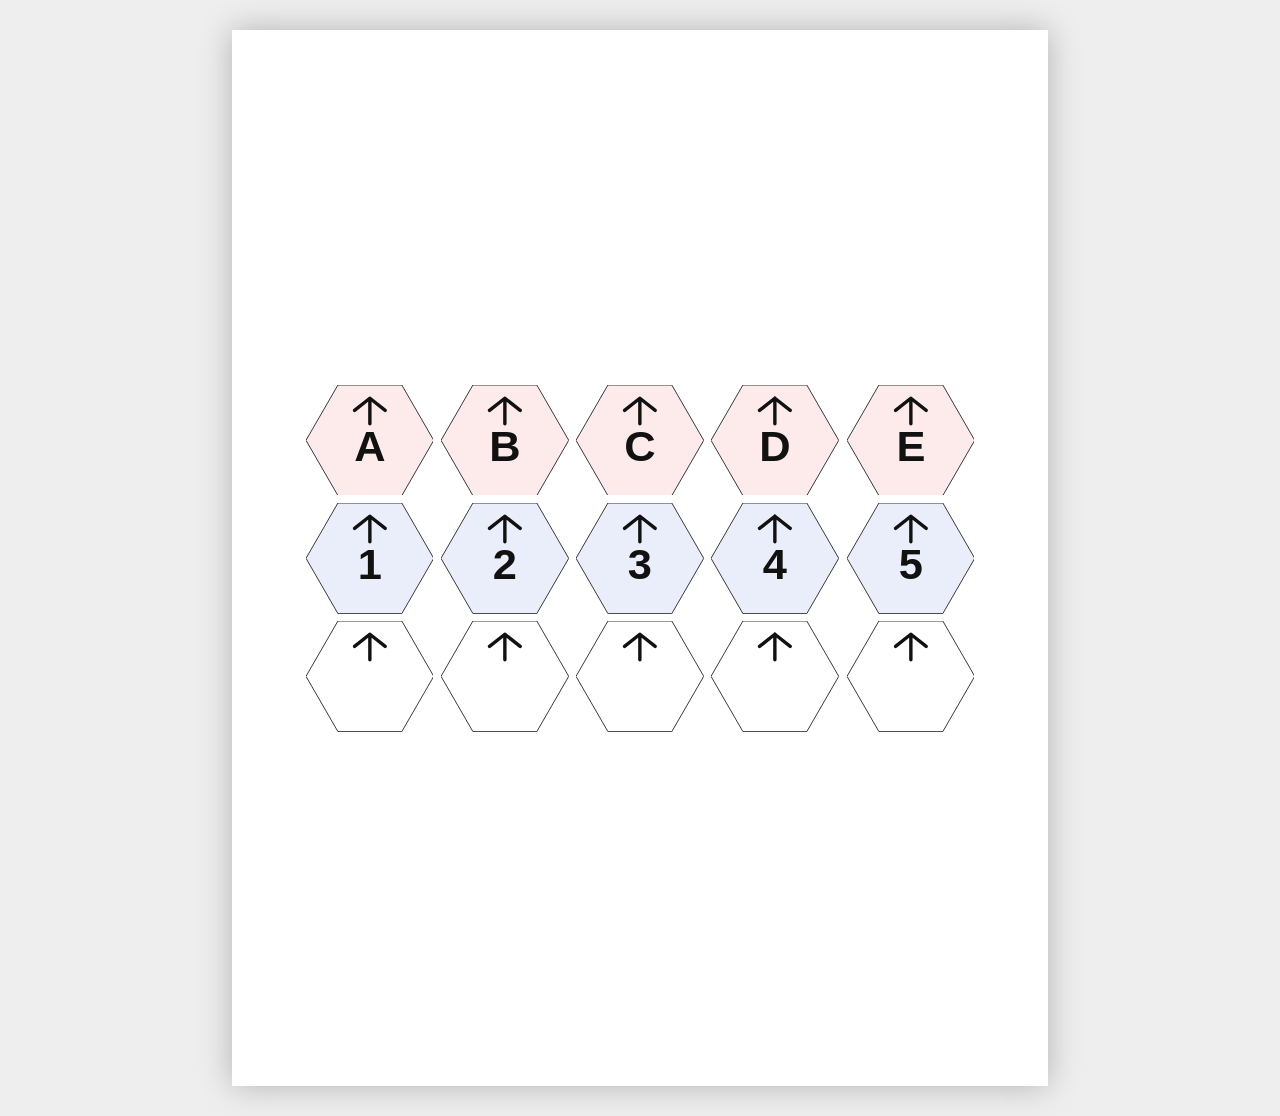
<file: unit_cards.html>
<!doctype html>
<html lang="en">
<head>
  <meta charset="utf-8">
  <title>Unit cards</title>
  <style>
    @page {
      size: Letter portrait;
      margin: 0;
    }

    * {
      box-sizing: border-box;
    }

    body {
      margin: 0;
      background: #eee;
      font-family: Arial, Helvetica, sans-serif;
      color: #111;
    }

    .page {
      width: 215.9mm;
      height: 279.4mm;
      padding: 5mm;
      margin: 0 auto;
      background: white;
      display: grid;
      grid-template-columns: repeat(5, 33.800mm);
      grid-auto-rows: 29.272mm;
      gap: 2mm;
      justify-content: center;
      align-content: center;
      break-after: page;
      page-break-after: always;
    }

    .page:last-child {
      break-after: auto;
      page-break-after: auto;
    }

    .unit {
      width: 33.800mm;
      height: 29.272mm;
    }

    svg {
      display: block;
      width: 100%;
      height: 100%;
    }

    .cut-line {
      stroke: #111;
      stroke-width: 0.22;
    }

    .cut-line.blank {
      fill: white;
    }

    .cut-line.letters {
      fill: #fdeaea;
    }

    .cut-line.numbers {
      fill: #e9eefa;
    }

    .arrow {
      fill: none;
      stroke: #111;
      stroke-width: 0.9;
      stroke-linecap: round;
      stroke-linejoin: round;
    }

    .unit-label {
      font-size: 11.492px;
      font-weight: 800;
      font-family: Arial, Helvetica, sans-serif;
      text-anchor: middle;
      dominant-baseline: middle;
      fill: #111;
    }

    @media screen {
      .page {
        margin: 8mm auto;
        box-shadow: 0 0 8mm rgba(0, 0, 0, 0.25);
      }
    }

    @media print {
      body {
        background: white;
      }
    }
  </style>
</head>
<body>
  <section class="page">
      <div class="unit">
        <svg viewBox="0 0 33.800 29.272" aria-hidden="true">
          <polygon class="cut-line letters" points="8.450,0.000 25.350,0.000 33.800,14.636 25.350,29.272 8.450,29.272 0.000,14.636" />
          <path class="arrow" d="M 16.900 10.245 V 3.513 M 12.844 6.732 L 16.900 3.513 L 20.956 6.732" />
          <text class="unit-label" x="16.900" y="16.978">A</text>
        </svg>
      </div>
      <div class="unit">
        <svg viewBox="0 0 33.800 29.272" aria-hidden="true">
          <polygon class="cut-line letters" points="8.450,0.000 25.350,0.000 33.800,14.636 25.350,29.272 8.450,29.272 0.000,14.636" />
          <path class="arrow" d="M 16.900 10.245 V 3.513 M 12.844 6.732 L 16.900 3.513 L 20.956 6.732" />
          <text class="unit-label" x="16.900" y="16.978">B</text>
        </svg>
      </div>
      <div class="unit">
        <svg viewBox="0 0 33.800 29.272" aria-hidden="true">
          <polygon class="cut-line letters" points="8.450,0.000 25.350,0.000 33.800,14.636 25.350,29.272 8.450,29.272 0.000,14.636" />
          <path class="arrow" d="M 16.900 10.245 V 3.513 M 12.844 6.732 L 16.900 3.513 L 20.956 6.732" />
          <text class="unit-label" x="16.900" y="16.978">C</text>
        </svg>
      </div>
      <div class="unit">
        <svg viewBox="0 0 33.800 29.272" aria-hidden="true">
          <polygon class="cut-line letters" points="8.450,0.000 25.350,0.000 33.800,14.636 25.350,29.272 8.450,29.272 0.000,14.636" />
          <path class="arrow" d="M 16.900 10.245 V 3.513 M 12.844 6.732 L 16.900 3.513 L 20.956 6.732" />
          <text class="unit-label" x="16.900" y="16.978">D</text>
        </svg>
      </div>
      <div class="unit">
        <svg viewBox="0 0 33.800 29.272" aria-hidden="true">
          <polygon class="cut-line letters" points="8.450,0.000 25.350,0.000 33.800,14.636 25.350,29.272 8.450,29.272 0.000,14.636" />
          <path class="arrow" d="M 16.900 10.245 V 3.513 M 12.844 6.732 L 16.900 3.513 L 20.956 6.732" />
          <text class="unit-label" x="16.900" y="16.978">E</text>
        </svg>
      </div>
      <div class="unit">
        <svg viewBox="0 0 33.800 29.272" aria-hidden="true">
          <polygon class="cut-line numbers" points="8.450,0.000 25.350,0.000 33.800,14.636 25.350,29.272 8.450,29.272 0.000,14.636" />
          <path class="arrow" d="M 16.900 10.245 V 3.513 M 12.844 6.732 L 16.900 3.513 L 20.956 6.732" />
          <text class="unit-label" x="16.900" y="16.978">1</text>
        </svg>
      </div>
      <div class="unit">
        <svg viewBox="0 0 33.800 29.272" aria-hidden="true">
          <polygon class="cut-line numbers" points="8.450,0.000 25.350,0.000 33.800,14.636 25.350,29.272 8.450,29.272 0.000,14.636" />
          <path class="arrow" d="M 16.900 10.245 V 3.513 M 12.844 6.732 L 16.900 3.513 L 20.956 6.732" />
          <text class="unit-label" x="16.900" y="16.978">2</text>
        </svg>
      </div>
      <div class="unit">
        <svg viewBox="0 0 33.800 29.272" aria-hidden="true">
          <polygon class="cut-line numbers" points="8.450,0.000 25.350,0.000 33.800,14.636 25.350,29.272 8.450,29.272 0.000,14.636" />
          <path class="arrow" d="M 16.900 10.245 V 3.513 M 12.844 6.732 L 16.900 3.513 L 20.956 6.732" />
          <text class="unit-label" x="16.900" y="16.978">3</text>
        </svg>
      </div>
      <div class="unit">
        <svg viewBox="0 0 33.800 29.272" aria-hidden="true">
          <polygon class="cut-line numbers" points="8.450,0.000 25.350,0.000 33.800,14.636 25.350,29.272 8.450,29.272 0.000,14.636" />
          <path class="arrow" d="M 16.900 10.245 V 3.513 M 12.844 6.732 L 16.900 3.513 L 20.956 6.732" />
          <text class="unit-label" x="16.900" y="16.978">4</text>
        </svg>
      </div>
      <div class="unit">
        <svg viewBox="0 0 33.800 29.272" aria-hidden="true">
          <polygon class="cut-line numbers" points="8.450,0.000 25.350,0.000 33.800,14.636 25.350,29.272 8.450,29.272 0.000,14.636" />
          <path class="arrow" d="M 16.900 10.245 V 3.513 M 12.844 6.732 L 16.900 3.513 L 20.956 6.732" />
          <text class="unit-label" x="16.900" y="16.978">5</text>
        </svg>
      </div>
      <div class="unit">
        <svg viewBox="0 0 33.800 29.272" aria-hidden="true">
          <polygon class="cut-line blank" points="8.450,0.000 25.350,0.000 33.800,14.636 25.350,29.272 8.450,29.272 0.000,14.636" />
          <path class="arrow" d="M 16.900 10.245 V 3.513 M 12.844 6.732 L 16.900 3.513 L 20.956 6.732" />
          
        </svg>
      </div>
      <div class="unit">
        <svg viewBox="0 0 33.800 29.272" aria-hidden="true">
          <polygon class="cut-line blank" points="8.450,0.000 25.350,0.000 33.800,14.636 25.350,29.272 8.450,29.272 0.000,14.636" />
          <path class="arrow" d="M 16.900 10.245 V 3.513 M 12.844 6.732 L 16.900 3.513 L 20.956 6.732" />
          
        </svg>
      </div>
      <div class="unit">
        <svg viewBox="0 0 33.800 29.272" aria-hidden="true">
          <polygon class="cut-line blank" points="8.450,0.000 25.350,0.000 33.800,14.636 25.350,29.272 8.450,29.272 0.000,14.636" />
          <path class="arrow" d="M 16.900 10.245 V 3.513 M 12.844 6.732 L 16.900 3.513 L 20.956 6.732" />
          
        </svg>
      </div>
      <div class="unit">
        <svg viewBox="0 0 33.800 29.272" aria-hidden="true">
          <polygon class="cut-line blank" points="8.450,0.000 25.350,0.000 33.800,14.636 25.350,29.272 8.450,29.272 0.000,14.636" />
          <path class="arrow" d="M 16.900 10.245 V 3.513 M 12.844 6.732 L 16.900 3.513 L 20.956 6.732" />
          
        </svg>
      </div>
      <div class="unit">
        <svg viewBox="0 0 33.800 29.272" aria-hidden="true">
          <polygon class="cut-line blank" points="8.450,0.000 25.350,0.000 33.800,14.636 25.350,29.272 8.450,29.272 0.000,14.636" />
          <path class="arrow" d="M 16.900 10.245 V 3.513 M 12.844 6.732 L 16.900 3.513 L 20.956 6.732" />
          
        </svg>
      </div>
  </section>
</body>
</html>
</file>
